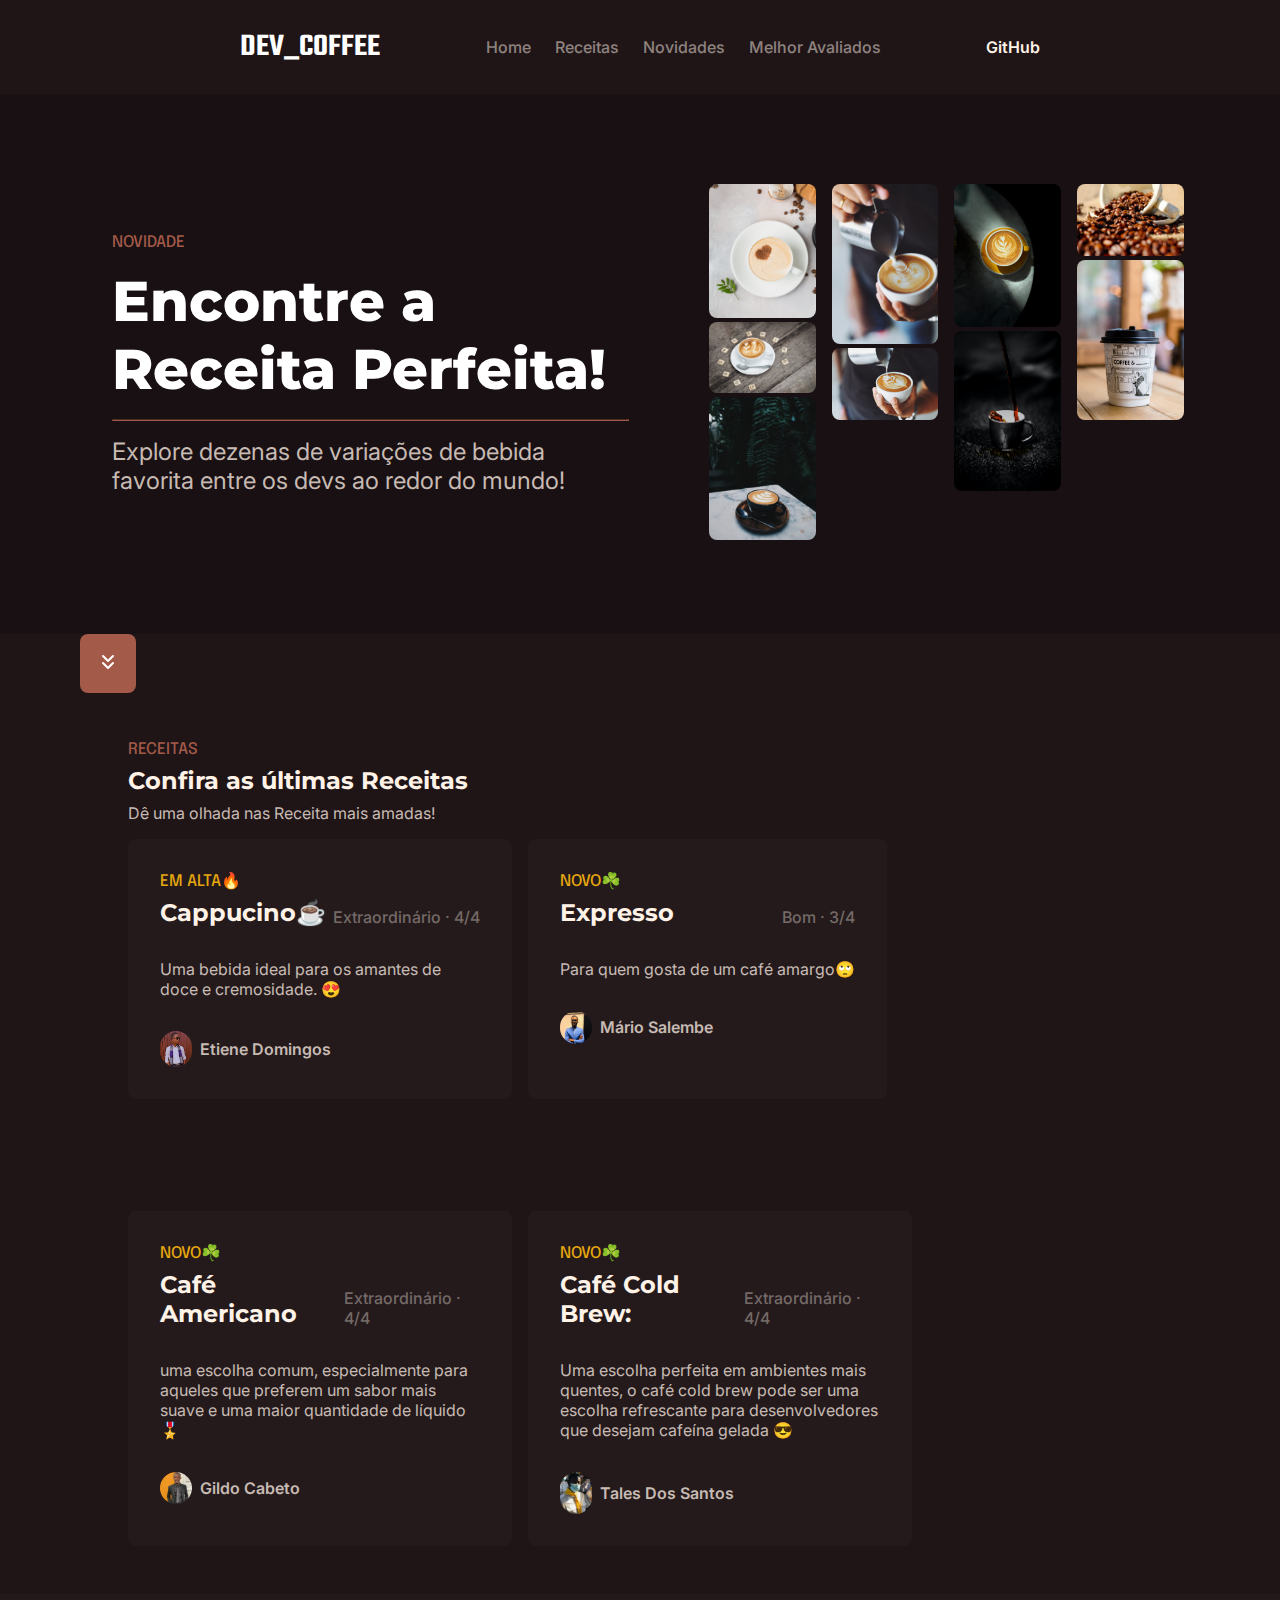
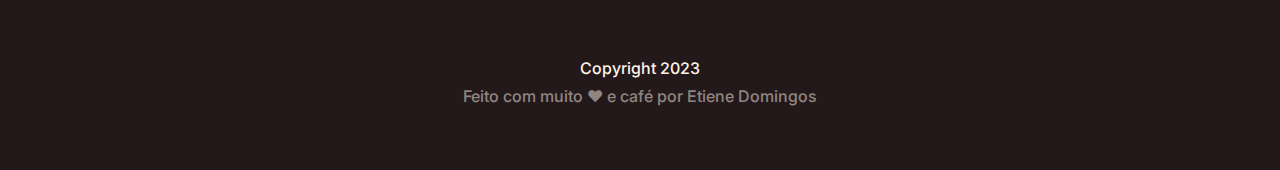
<file: index.html>
<!DOCTYPE html>
<html lang="pt-BR">
<head>
    <meta charset="UTF-8">
    <meta name="viewport" content="width=device-width, initial-scale=1.0">
    <title>Tech_Coffe</title>
    <meta name="description" content="Explore dezenas de variações da bebida favorita entre <strong>devs</strong> ao redor do mundo!">
    <link rel="stylesheet" type="text/css" href="style.css">
</head>
<body>
    <header>
        <nav>
            <span class="logo">Dev_Coffee</span>
            <ul class="menu">
                <li><a>Home</a></li>
                <li><a>Receitas</a></li>
                <li><a>Novidades</a></li>
                <li><a>Melhor Avaliados</a></li>
            </ul>
            <a class="github">GitHub</a>
        </nav>
    </header>

    <main>
        <!--body main-->
        <div class="principal">
            <section class="hero">
                <header class="hero-conteudo">
                    <span class="destaque marrom">Novidade</span>
                    <h1>Encontre a Receita Perfeita!</h1>
                    <hr>
                    <h2 class="hero-subtitulo">Explore dezenas de variações de bebida favorita entre os devs ao redor do mundo!</h2>
                </header>

                <!--Div das imagens-->
                <div class="hero-imagens-container">
                    <figure><img src="img/pexels-anna-tukhfatullina-food-photographerstylist-2638019.jpg" alt=""></figure>
                    <figure><img src="img/pexels-aphiwat-chuangchoem-437716.jpg" alt=""></figure>
                    <figure><img src="img/pexels-blank-space-2907301.jpg" alt=""></figure>
                    <figure><img src="img/pexels-chevanon-photography-302890.jpg" alt=""></figure>
                    <figure><img src="img/pexels-chevanon-photography-302899.jpg" alt=""></figure>
                    <figure><img src="img/pexels-eyad-tariq-3879495.jpg" alt=""></figure>
                    <figure><img src="img/pexels-lood-goosen-1235706.jpg" alt=""></figure>
                    <figure><img src="img/pexels-pixabay-144253.jpg" alt=""></figure>
                    <figure><img src="img/pexels-quang-anh-ha-nguyen-885021.jpg" alt=""></figure>
                </div>
            </section>
        </div>

        <!--section do botão-->
        <section class="botao-container">
            <button type="button">
                <img src="img/chevrons-down.svg" alt="imagem do botão">
            </button>
        </section>

        <!--Cabeçalho do body das receitas-->
        <section class="receitas">
            <header class="receitas-cabecalho">
                <span class="destaque marrom">Receitas</span>
                <h2 class="receitas-titulo">Confira as últimas Receitas</h2>
                <p class="receitas-subtitulo">Dê uma olhada nas Receita mais amadas! </p>
            </header>
            <div class="Card-de-receitas">
                <div class="card-flex">

                    <!--Card Etiene Domingos-->
                    <div class="receitas-card-container">
                        <div class="receitas-card">
                            <header class="receitas-card-cabecalho">
                                <div class="receitas-card-cabecalho-detalhes">
                                    <span class="destaque amarelo">EM ALTA🔥</span>
                                    <h3 class="receitas-titulo">Cappucino☕</h3>
                                </div>
                                <p class="receitas-avaliadas">Extraordinário · 4/4</p>
                            </header>
                            <p class="receitas-descricao">Uma bebida ideal para os amantes de doce e cremosidade. 😍</p>
                            <div class=" receitas-autor">
                                <img src="img/Snapchat-785296095.jpg" alt="">
                                <span class="receitas-autor-nome">Etiene Domingos</span>
                            </div>
                        </div>
                    </div>

                    <!---card do Mário Lino Salembe-->

                    <div class="receitas-card-container">
                        <div class="receitas-card">
                            <header class="receitas-card-cabecalho">
                                <div class="receitas-card-cabecalho-detalhes">
                                    <span class="destaque amarelo">novo☘️</span>
                                    <h3 class="receitas-titulo">Expresso</h3>
                                </div>
                                <p class="receitas-avaliadas">Bom · 3/4 </p>
                            </header>
                            <p class="receitas-descricao">Para quem gosta de um café amargo🙄</p>
                            <div class=" receitas-autor">
                                <img src="img/Screenshot_20231220-224920.jpg"">
                                <span class="receitas-autor-nome">Mário Salembe</span>
                            </div>
                        </div>
                    </div>
                </div>

                <!--Card do Gildo Cabeto-->
                <div class="quebra_de_linha">
                    <div class="receitas-card-container">
                        <div class="receitas-card">
                            <header class="receitas-card-cabecalho">
                                <div class="receitas-card-cabecalho-detalhes">
                                    <span class="destaque amarelo">novo☘️</span>
                                    <h3 class="receitas-titulo">Café Americano</h3>
                                </div>
                                <p class="receitas-avaliadas">Extraordinário · 4/4</p>
                            </header>
                            <p class="receitas-descricao">uma escolha comum, especialmente para aqueles que preferem um sabor mais suave e uma maior quantidade de líquido🎖️</p>
                            <div class=" receitas-autor">
                                <img src="img/Screenshot_20231220-224758.jpg"">
                                <span class="receitas-autor-nome">Gildo Cabeto</span>
                            </div>
                        </div>
                    </div>
                
                    <!--Card do Tales Mustafa-->
                    <div class="receitas-card-container">
                        <div class="receitas-card">
                            <header class="receitas-card-cabecalho">
                                <div class="receitas-card-cabecalho-detalhes">
                                    <span class="destaque amarelo">novo☘️</span>
                                    <h3 class="receitas-titulo">Café Cold Brew:</h3>
                                </div>
                                <p class="receitas-avaliadas">Extraordinário · 4/4</p>
                            </header>
                            <p class="receitas-descricao">Uma escolha perfeita em ambientes mais quentes, o café cold brew pode ser uma escolha refrescante para desenvolvedores que desejam cafeína gelada 😎</p>
                            <div class=" receitas-autor">
                                <img src="img/FB_IMG_1703108986421.jpg"">
                                <span class="receitas-autor-nome">Tales Dos Santos</span>
                            </div>
                        </div>
                    </div>
                </div>
            </div>
        </section>
    </main>
    <!--AQUI começa o Footer-->
    <footer>
        <p class="footer-copy">Copyright 2023</p>
        <p class="footer-autor">Feito com muito ❤ e café por Etiene Domingos</p>
    </footer>
</body>
</html>
</file>
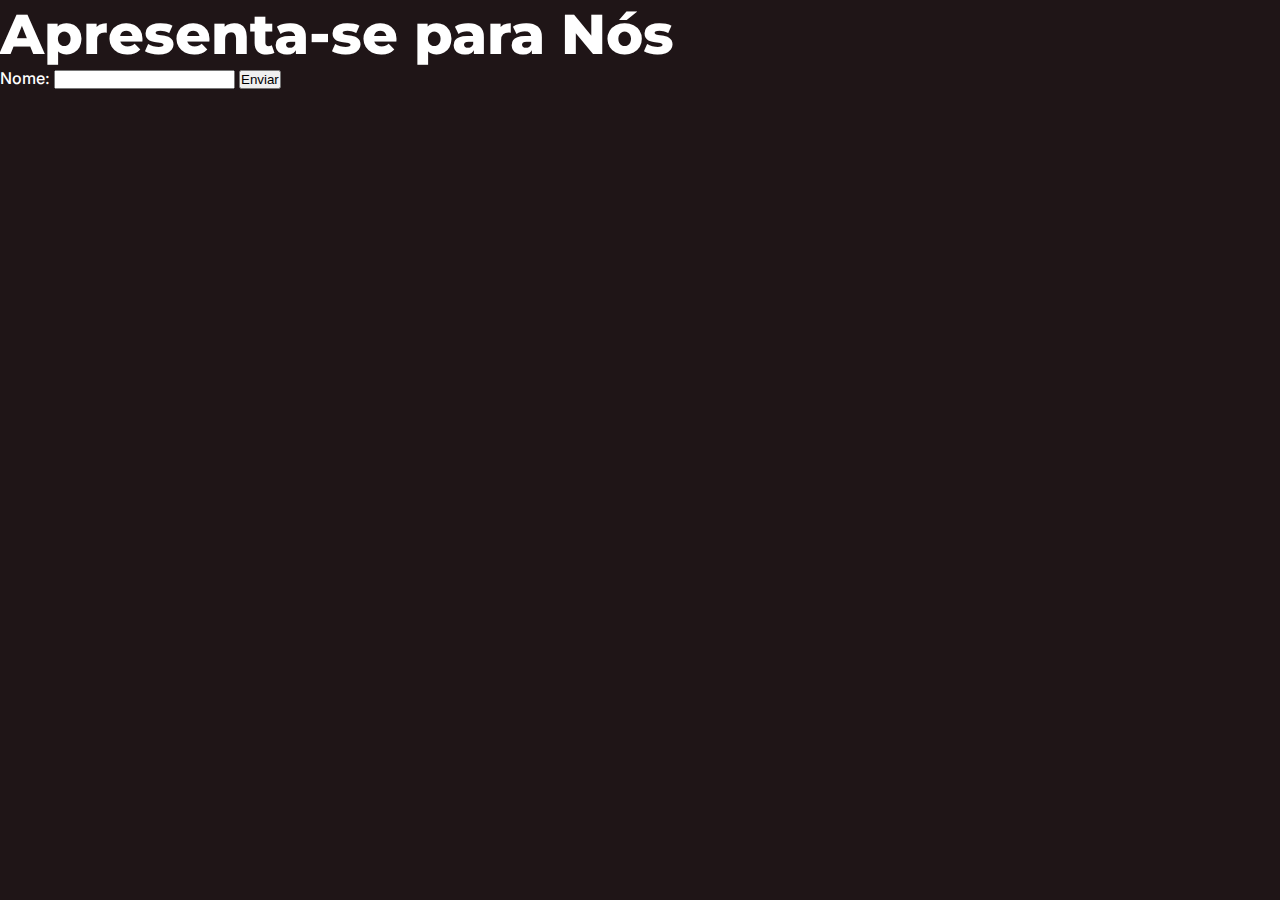
<file: formulario.html>
<!DOCTYPE html>
<html lang="en">
<head>
    <meta charset="UTF-8">
    <meta name="viewport" content="width=device-width, initial-scale=1.0">
    <title>Formulário</title>
    <link rel="stylesheet" href="style.css">
    </head>
<body>
    <header>
        <h1>Apresenta-se para Nós</h1>
    </header>
    <section>
        <form action="cad.php" method="get">
            <label for="name">Nome:</label>
            <input type="text" name="name" id="">
            <!--<label for="sobrenome">Horas:</label>
            <input type="time" name="Horas" id="">-->
            <input type="submit" value="Enviar">       
        </form>    
    </section>
</body>
</html>
</file>
<file: style.css>
@import url('https://fonts.googleapis.com/css2?family=Epilogue:wght@500&family=Inter:wght@400;500;600&family=Montserrat:wght@700;800&family=Roboto:wght@700&family=Teko:wght@600&display=swap');
* {
    margin: 0;
    padding: 0;
    box-sizing: border-box;
}

body {
    background: #1F1517;
    color:#FFFFFF ;
}

html{
    font-family: Inter, sans-serif;
    font-weight: 500;
}

a {
    text-decoration: none;

}

ul{
    list-style: none;
}

nav{
    max-width: 1120px;
    margin: auto;
    padding: 1.5rem 10rem;
    
    display: flex;
    flex-direction: row;
    justify-content: space-between;
    align-items: center;

}

.logo{
    font-family: Teko;
    font-size: 2rem;
    font-weight: 600;
    text-transform: uppercase;
}

.menu{
    display: flex;
    flex-direction: row;
    gap: 1.5rem;
    color: #FFF2E780;
}

.github{
    color: #FFF2E7;
    font-weight: 600;

}

main{
    display: flex;
    flex-direction: column;
}


.principal{
    background: #181012;
    
}

.hero{
    background: #181012;

    max-width: 1120px;
    height: 60vh;

    display: flex;
    flex-direction: row;
    justify-content: space-between;
    gap: 6rem;
    align-items: center;

    padding: 0rem 2rem;
    margin: auto;
    overflow: clip;
}

.hero-conteudo{
    display: flex;
    flex-direction: column;
    gap: 1rem;
}

.destaque{
    font-family: Epilogue;
    font-size: 1rem;
    font-weight: 500;
    text-transform: uppercase ;
}

.marrom{
    color: #A45A49;
}

.amarelo{
    color: #E7A80E;
}

h1{
    font-family: Montserrat;
    font-size: 3.5rem;
    font-weight: 800;
}

hr{
    border-color:#A45A49;
}

.hero-subtitulo{
    color: #C7BAB3;
    font-family: Inter;
    font-size: 1.5rem;
    font-weight: 400;
}

.hero-imagens-container{
    max-width: 45%;
    column-count: 4;
    column-gap: 1rem;
    margin: -1rem;
}

.hero-imagens-container > figure > img{
    width: 100%;
    border-radius: 0.5rem;
}

.botao-container{
    width: 100%;
    max-width: 1120px;
    margin: auto;
    transform: translate("0, -50%"s);

}

button{
    border: none;
    padding: 1rem;
    border-radius: 0.5rem;

    background: #A45A49;

}

.receitas{
    display: flex;
    flex-direction: column;
    max-width: 1120px;
    padding: 3rem;
    margin: auto;
}

.receitas-cabecalho{
    display: flex;
    flex-direction: column;
    gap: 0.5rem;
}

.receitas-titulo{
    font-family: Montserrat;
    font-size: 2rem;
    font-weight: 700;
    color: #FFF2E7;

}

.receitas-subtitulo{
    color: #C7BAB3;
    font-family: Inter;
    font-size: 1rem;
    font-weight: 400;
}

.receitas-card-container{
    padding: 0 rem 10rem;
    display: flex;
    flex-direction: row;
    flex-wrap: wrap;
    gap: 2rem;
}

.receitas-card{
    background: #241a1c;
    padding: 2rem;
    border-radius: 0.5rem;
    display: flex;
    flex-direction: column;
    gap: 2rem;
    flex-basis: 24rem;
    margin-top: 1rem;
}

.receitas-card-cabecalho{
    display: flex;
    flex-direction: row;
    justify-content: space-between;
    align-items: end;
}

.receitas-card-cabecalho-detalhes{
    display: flex;
    flex-direction: column;
    gap: 0.5rem;

}

.receitas-titulo{
    color: #FFF2E7;
    font-family: Montserrat;
    font-size: 1.5rem;
    font-weight: 700;
}

.receitas-avaliadas{
    color: #756A67;

font-family: Inter;
font-size: 1rem;
font-weight: 500;
}

.receitas-descricao{
    color: #C7BAB3;
    font-family: Inter;
    font-size: 1rem;
    font-weight: 400;
}

.receitas-autor{
    display: flex;
    flex-direction: row;
    align-items: center;
    gap: 0.5rem;
}

.receitas-autor > img{
    border-radius: 20rem;
    width: 2rem;
}

.receitas-autor-nome{
    color: #C7BAB3;
    font-family: Inter;
    font-size: 1rem;
    font-weight: 600;
}

footer{
    padding: 4rem;
    display: flex;
    flex-direction: column;
    align-items: center;
    gap: 0.5rem;
    background: #23181A;
}

.footer-copy{
    color: #FFF2E7;
    font-family: Inter;
    font-size: 1rem;
    font-weight: 500;
}

.footer-autor{
    color: rgba(255, 242, 231, 0.50);
    font-family: Inter;
    font-size: 1rem;
    font-weight: 500;
}

.Card-de-receitas{
    display: flex;
    flex-direction: row;
    justify-content: space-between;
    gap: 6rem;
    align-items: center;

    padding: 0rem 0rem;
    margin: auto;
    flex-wrap:wrap;
}
.quebra_de_linha{
    display: flex;
    flex-direction:wrap;
    justify-content: space-between;
    gap: 1rem;
}

.card-flex{
    display: flex;
    flex-direction: row;
    justify-content: space-between;
    gap: 1rem;
}
</file>
